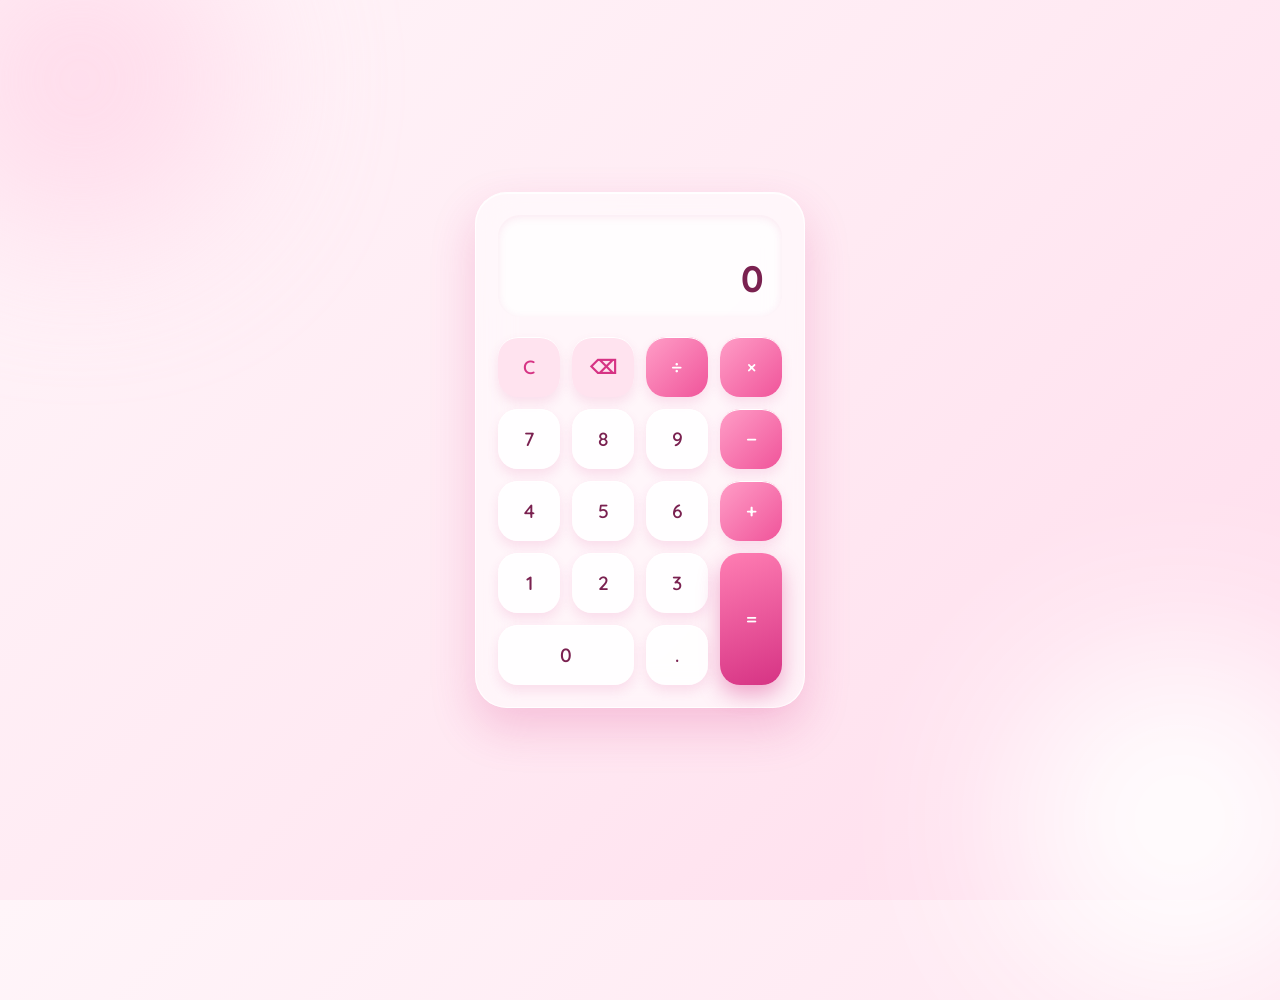
<file: WebDev-L2-Calculator/index.html>
<!DOCTYPE html>
<html lang="en">
<head>
  <meta charset="UTF-8">
  <meta name="viewport" content="width=device-width, initial-scale=1.0">
  <title>Calculator</title>
  <link rel="stylesheet" href="style.css">
  <script src="script.js" defer></script>
</head>
<body>

  <div class="calculator">
    <div class="display">
      <div id="previous"></div>
      <div id="current">0</div>
    </div>

    <div class="buttons">
      <button class="function" data-action="clear">C</button>
      <button class="function" data-action="delete">⌫</button>
      <button class="operator" data-operator="÷">÷</button>
      <button class="operator" data-operator="×">×</button>

      <button data-number="7">7</button>
      <button data-number="8">8</button>
      <button data-number="9">9</button>
      <button class="operator" data-operator="−">−</button>

      <button data-number="4">4</button>
      <button data-number="5">5</button>
      <button data-number="6">6</button>
      <button class="operator" data-operator="+">+</button>

      <button data-number="1">1</button>
      <button data-number="2">2</button>
      <button data-number="3">3</button>
      <button class="equals" data-action="equals">=</button>

      <button class="zero" data-number="0">0</button>
      <button data-number=".">.</button>
    </div>
  </div>

</body>
</html>
</file>
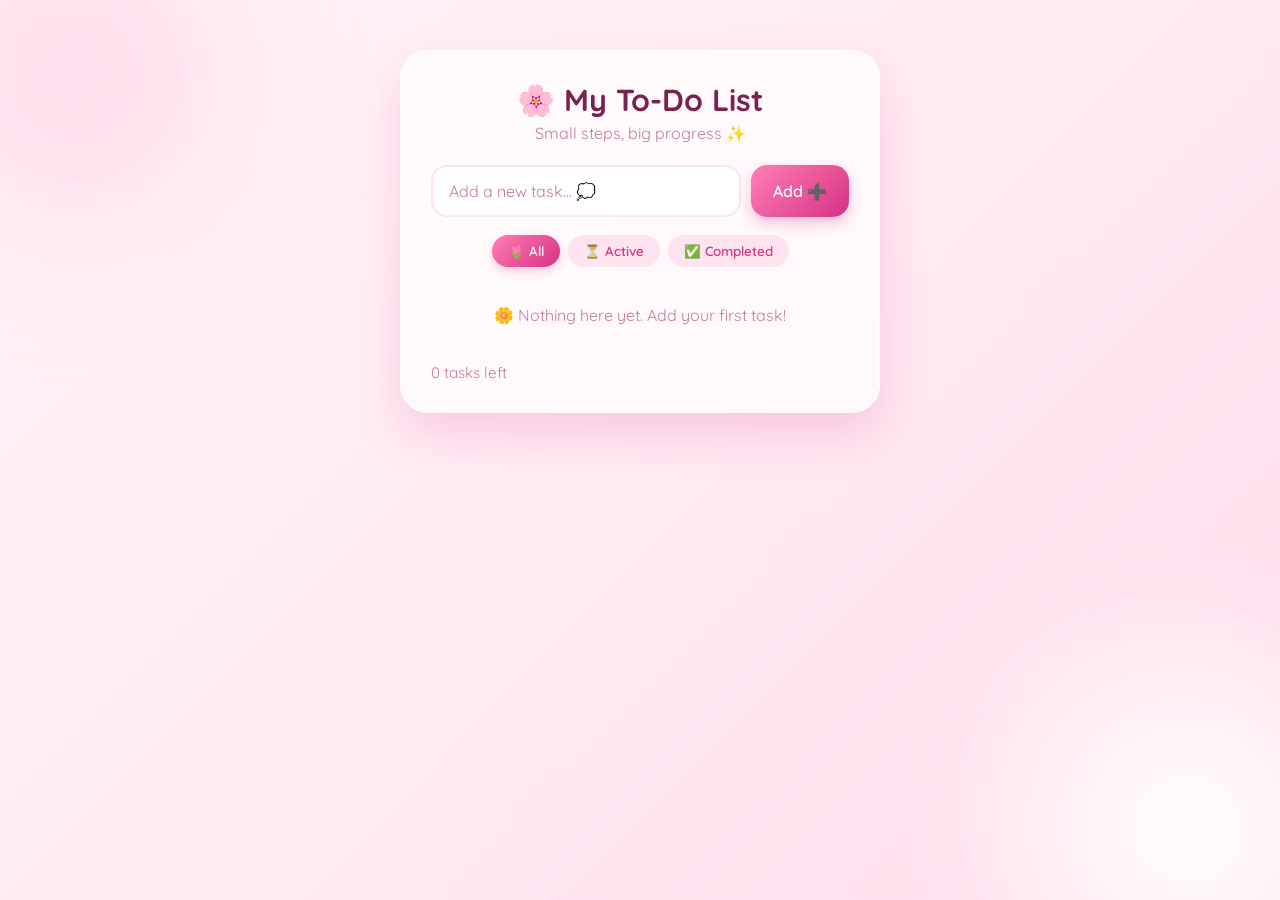
<file: WebDev-L2-TodoApp/index.html>
<!DOCTYPE html>
<html lang="en">
<head>
  <meta charset="UTF-8">
  <meta name="viewport" content="width=device-width, initial-scale=1.0">
  <title>To-Do App</title>
  <link rel="stylesheet" href="style.css">
  <script src="script.js" defer></script>
</head>
<body>

  <div class="app">
    <h1>🌸 My To-Do List</h1>
    <p class="subtitle">Small steps, big progress ✨</p>

    <form id="task-form">
      <input type="text" id="task-input" placeholder="Add a new task... 💭" autocomplete="off">
      <button type="submit">Add ➕</button>
    </form>

    <div class="filters">
      <button class="filter active" data-filter="all">🌷 All</button>
      <button class="filter" data-filter="active">⏳ Active</button>
      <button class="filter" data-filter="completed">✅ Completed</button>
    </div>

    <ul id="task-list"></ul>

    <div class="footer">
      <span id="count">0 tasks left</span>
      <button id="clear-completed">🧹 Clear completed</button>
    </div>
  </div>

</body>
</html>
</file>
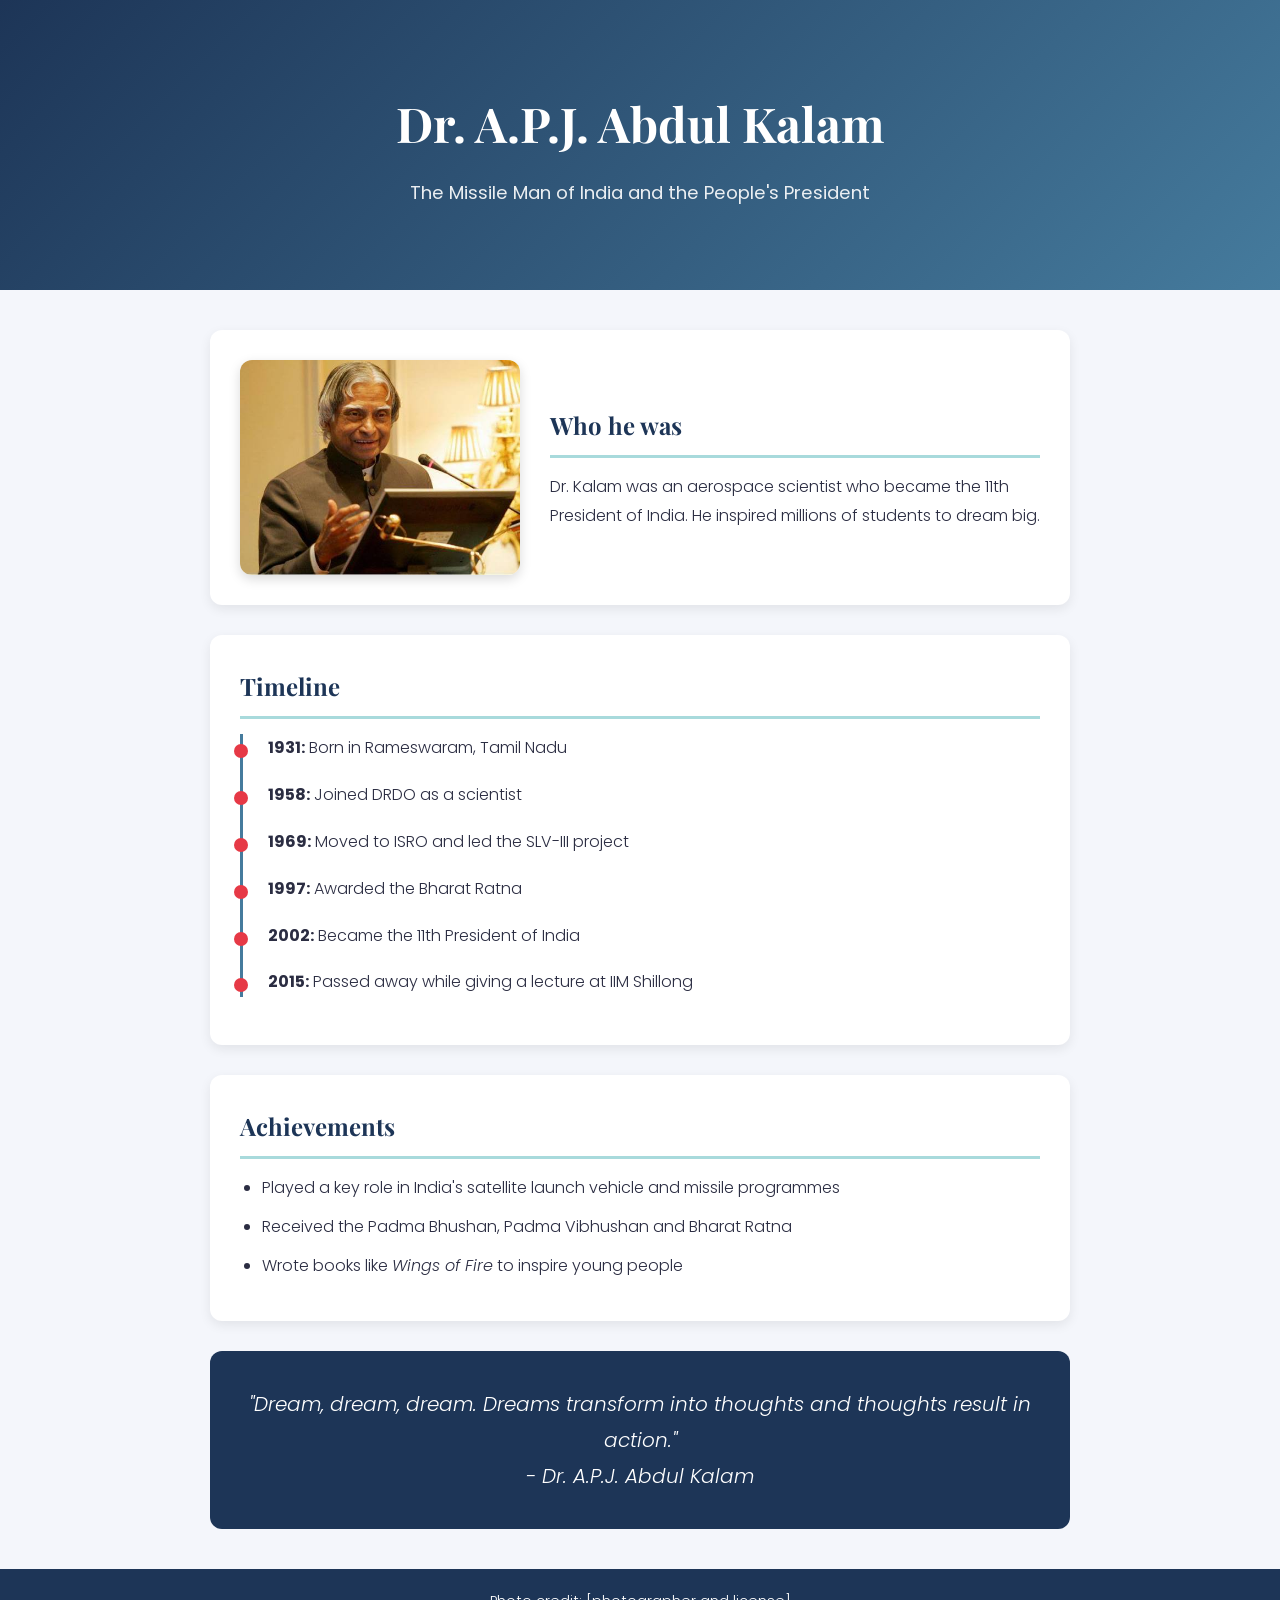
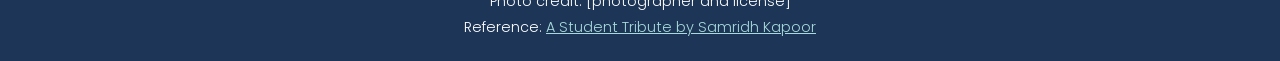
<file: WebDev-L2-TributePage/index.html>
<!DOCTYPE html>
<html lang="en">
<head>
  <meta charset="UTF-8">
  <meta name="viewport" content="width=device-width, initial-scale=1.0">
  <title>Tribute to Dr. A.P.J. Abdul Kalam</title>

  <link rel="preconnect" href="https://fonts.googleapis.com">
  <link rel="preconnect" href="https://fonts.gstatic.com" crossorigin>
  <link href="https://fonts.googleapis.com/css2?family=Playfair+Display:wght@600;700&family=Poppins:wght@300;400;500&display=swap" rel="stylesheet">

  <link rel="stylesheet" href="style.css">
  <script src="script.js" defer></script>
</head>
<body>

  <header>
    <h1>Dr. A.P.J. Abdul Kalam</h1>
    <p>The Missile Man of India and the People's President</p>
  </header>

  <main>
    <section id="intro" class="reveal">
      <img src="images/image2.jpeg" alt="Dr. A.P.J. Abdul Kalam">
      <div class="intro-text">
        <h2>Who he was</h2>
        <p>Dr. Kalam was an aerospace scientist who became the 11th President of India. He inspired millions of students to dream big.</p>
      </div>
    </section>

    <section id="timeline" class="reveal">
      <h2>Timeline</h2>
      <ul>
        <li><strong>1931:</strong> Born in Rameswaram, Tamil Nadu</li>
        <li><strong>1958:</strong> Joined DRDO as a scientist</li>
        <li><strong>1969:</strong> Moved to ISRO and led the SLV-III project</li>
        <li><strong>1997:</strong> Awarded the Bharat Ratna</li>
        <li><strong>2002:</strong> Became the 11th President of India</li>
        <li><strong>2015:</strong> Passed away while giving a lecture at IIM Shillong</li>
      </ul>
    </section>

    <section id="achievements" class="reveal">
      <h2>Achievements</h2>
      <ul>
        <li>Played a key role in India's satellite launch vehicle and missile programmes</li>
        <li>Received the Padma Bhushan, Padma Vibhushan and Bharat Ratna</li>
        <li>Wrote books like <em>Wings of Fire</em> to inspire young people</li>
      </ul>
    </section>

    <blockquote class="reveal">
      <p>"Dream, dream, dream. Dreams transform into thoughts and thoughts result in action."</p>
      - Dr. A.P.J. Abdul Kalam
    </blockquote>
  </main>

  <footer>
    <p>Photo credit: [photographer and license]</p>
    <p>Reference: <a href="https://www.monkprayogshala.in/blog/2015/7/28/apj-abdul-kalam-made-in-india-a-students-tribute" target="_blank" style="color:#a8dadc;">A Student Tribute by Samridh Kapoor</a></p>
  </footer>

</body>
</html>
</file>
<file: WebDev-L2-Calculator/style.css>
@import url("https://fonts.googleapis.com/css2?family=Quicksand:wght@500;600;700&display=swap");

:root {
  --pink-50: #fff5f9;
  --pink-100: #ffe3ef;
  --pink-200: #ffc2da;
  --pink-300: #ff9ec7;
  --pink-400: #ff7eb3;
  --pink-500: #f0549a;
  --pink-600: #d63384;
  --text-dark: #7a2150;
  --text-soft: #c27a9d;
}

* { margin: 0; padding: 0; box-sizing: border-box; }

body {
  min-height: 100vh;
  display: flex;
  justify-content: center;
  align-items: center;
  font-family: "Quicksand", "Segoe UI", sans-serif;
  background: linear-gradient(135deg, #fff5f9 0%, #ffeaf3 50%, #ffdcec 100%);
  overflow: hidden;
  position: relative;
}

/* Soft blurred blobs in the background */
body::before,
body::after {
  content: "";
  position: absolute;
  border-radius: 50%;
  filter: blur(80px);
  z-index: 0;
}
body::before {
  width: 320px;
  height: 320px;
  background: #ffcde3;
  top: -80px;
  left: -80px;
  opacity: 0.6;
}
body::after {
  width: 360px;
  height: 360px;
  background: #ffffff;
  bottom: -100px;
  right: -80px;
  opacity: 0.9;
}

/* Soft blurred blobs in the background */


/* Glass calculator card */
.calculator {
  position: relative;
  z-index: 1;
  width: 330px;
  padding: 22px;
  border-radius: 32px;
  background: rgba(255, 255, 255, 0.55);
  backdrop-filter: blur(18px);
  -webkit-backdrop-filter: blur(18px);
  border: 1.5px solid rgba(255, 255, 255, 0.85);
  box-shadow:
    0 20px 45px rgba(214, 51, 132, 0.22),
    inset 0 1px 0 rgba(255, 255, 255, 0.9);
}

/* Display */
.display {
  background: rgba(255, 255, 255, 0.7);
  border-radius: 22px;
  padding: 16px 18px;
  margin-bottom: 20px;
  text-align: right;
  min-height: 100px;
  display: flex;
  flex-direction: column;
  justify-content: flex-end;
  word-break: break-all;
  box-shadow: inset 0 2px 8px rgba(214, 51, 132, 0.1);
}

#previous {
  color: var(--text-soft);
  font-size: 1rem;
  font-weight: 500;
  min-height: 24px;
}

#current {
  color: var(--text-dark);
  font-size: 2.3rem;
  font-weight: 700;
  letter-spacing: 0.5px;
}

/* Buttons grid */
.buttons {
  display: grid;
  grid-template-columns: repeat(4, 1fr);
  gap: 12px;
}

button {
  padding: 18px 0;
  font-family: inherit;
  font-size: 1.2rem;
  font-weight: 600;
  border: none;
  border-radius: 20px;
  cursor: pointer;
  color: var(--text-dark);
  background: rgba(255, 255, 255, 0.85);
  box-shadow:
    0 6px 12px rgba(214, 51, 132, 0.12),
    inset 0 1px 0 #ffffff;
  transition: transform 0.12s ease, box-shadow 0.2s ease, filter 0.2s ease;
}

button:hover {
  transform: translateY(-2px);
  box-shadow: 0 10px 18px rgba(214, 51, 132, 0.2);
}

button:active {
  transform: translateY(1px) scale(0.96);
  box-shadow: 0 2px 6px rgba(214, 51, 132, 0.2);
}

/* Operators */
.operator {
  color: #ffffff;
  background: linear-gradient(135deg, var(--pink-300), var(--pink-500));
}

/* C and delete */
.function {
  color: var(--pink-600);
  background: var(--pink-100);
}

/* Equals */
.equals {
  color: #ffffff;
  background: linear-gradient(160deg, var(--pink-400), var(--pink-600));
  grid-row: span 2;
  box-shadow: 0 10px 22px rgba(214, 51, 132, 0.4);
}

.zero { grid-column: span 2; }

/* Small screens */
@media (max-width: 400px) {
  .calculator { width: 92%; padding: 16px; }
  #current { font-size: 2rem; }
}
</file>
<file: WebDev-L2-TodoApp/style.css>
@import url("https://fonts.googleapis.com/css2?family=Quicksand:wght@500;600;700&display=swap");

:root {
  --pink-50: #fff5f9;
  --pink-100: #ffe3ef;
  --pink-200: #ffc2da;
  --pink-300: #ff9ec7;
  --pink-400: #ff7eb3;
  --pink-500: #f0549a;
  --pink-600: #d63384;
  --text-dark: #7a2150;
  --text-soft: #c27a9d;
}

* { margin: 0; padding: 0; box-sizing: border-box; }

body {
  min-height: 100vh;
  display: flex;
  justify-content: center;
  align-items: flex-start;
  padding: 50px 15px;
  font-family: "Quicksand", "Segoe UI", sans-serif;
  background: linear-gradient(135deg, #fff5f9 0%, #ffeaf3 50%, #ffdcec 100%);
  color: var(--text-dark);
  position: relative;
  overflow-x: hidden;
}

/* Soft blurred blobs in the background */
body::before,
body::after {
  content: "";
  position: fixed;
  border-radius: 50%;
  filter: blur(80px);
  z-index: 0;
  pointer-events: none;
}
body::before {
  width: 300px;
  height: 300px;
  background: #ffcde3;
  top: -80px;
  left: -80px;
  opacity: 0.6;
}
body::after {
  width: 340px;
  height: 340px;
  background: #ffffff;
  bottom: -100px;
  right: -80px;
  opacity: 0.9;
}

/* Main card */
.app {
  position: relative;
  z-index: 1;
  width: 100%;
  max-width: 480px;
  background: rgba(255, 255, 255, 0.7);
  backdrop-filter: blur(16px);
  -webkit-backdrop-filter: blur(16px);
  border: 1.5px solid rgba(255, 255, 255, 0.9);
  border-radius: 28px;
  padding: 30px;
  box-shadow: 0 20px 45px rgba(214, 51, 132, 0.18);
}

h1 { text-align: center; font-size: 1.9rem; }
.subtitle { text-align: center; color: var(--text-soft); margin: 4px 0 22px; }

/* Shared button base */
button {
  font-family: inherit;
  font-weight: 600;
  cursor: pointer;
  border: none;
  white-space: nowrap;
  transition: transform 0.12s ease, filter 0.2s ease, background 0.2s ease;
}
button:active { transform: scale(0.96); }

/* Add task form */
#task-form { display: flex; gap: 10px; margin-bottom: 18px; }

#task-input {
  flex: 1;
  min-width: 0;
  padding: 14px 16px;
  font-family: inherit;
  font-size: 1rem;
  border: 2px solid var(--pink-100);
  border-radius: 16px;
  outline: none;
  background: #fff;
  color: var(--text-dark);
  transition: border-color 0.2s, box-shadow 0.2s;
}
#task-input::placeholder { color: var(--text-soft); }
#task-input:focus {
  border-color: var(--pink-400);
  box-shadow: 0 0 0 4px rgba(255, 126, 179, 0.18);
}

#task-form button {
  padding: 0 22px;
  border-radius: 16px;
  color: #fff;
  font-size: 1rem;
  background: linear-gradient(135deg, var(--pink-400), var(--pink-600));
  box-shadow: 0 6px 14px rgba(214, 51, 132, 0.3);
}
#task-form button:hover { filter: brightness(1.07); }

/* Filters */
.filters {
  display: flex;
  flex-wrap: wrap;
  gap: 8px;
  justify-content: center;
  margin-bottom: 18px;
}

.filter {
  padding: 8px 16px;
  border-radius: 20px;
  background: var(--pink-100);
  color: var(--pink-600);
}
.filter:hover { background: var(--pink-200); }
.filter.active {
  background: linear-gradient(135deg, var(--pink-400), var(--pink-600));
  color: #fff;
  box-shadow: 0 4px 10px rgba(214, 51, 132, 0.25);
}

/* Task list */
#task-list { list-style: none; }

.task {
  display: flex;
  align-items: center;
  gap: 12px;
  padding: 12px 14px;
  margin-bottom: 10px;
  background: #fff;
  border-radius: 16px;
  box-shadow: 0 4px 10px rgba(214, 51, 132, 0.08);
  animation: pop-in 0.25s ease;
}

@keyframes pop-in {
  from { opacity: 0; transform: translateY(8px) scale(0.97); }
  to   { opacity: 1; transform: translateY(0) scale(1); }
}

.task input[type="checkbox"] {
  width: 20px;
  height: 20px;
  accent-color: var(--pink-500);
  cursor: pointer;
  flex-shrink: 0;
}

.task .text { flex: 1; word-break: break-word; }
.task.completed .text { text-decoration: line-through; color: var(--text-soft); }

.task .edit-input {
  flex: 1;
  min-width: 0;
  padding: 6px 10px;
  font-family: inherit;
  font-size: 1rem;
  border: 2px solid var(--pink-400);
  border-radius: 10px;
  outline: none;
}

.task button {
  padding: 6px 10px;
  border-radius: 10px;
  background: var(--pink-100);
  color: var(--pink-600);
}
.task button:hover { background: var(--pink-200); }

.empty { text-align: center; color: var(--text-soft); padding: 20px 0; }

/* Footer */
.footer {
  display: flex;
  justify-content: space-between;
  align-items: center;
  gap: 10px;
  margin-top: 18px;
  color: var(--text-soft);
  font-size: 0.95rem;
}
#clear-completed { background: none; color: var(--pink-600); }
#clear-completed:hover { text-decoration: underline; }

/* Small screens */
@media (max-width: 480px) {
  body { padding: 30px 12px; }
  .app { padding: 22px 18px; }
  h1 { font-size: 1.6rem; }
}
</file>
<file: WebDev-L2-TributePage/style.css>
:root {
  --bg: #f4f6fb;
  --text: #2b2d42;
  --primary: #1d3557;
  --secondary: #457b9d;
  --accent: #e63946;
  --light: #a8dadc;
  --card: #ffffff;
}

* { margin: 0; padding: 0; box-sizing: border-box; }

body {
  font-family: "Poppins", sans-serif;
  font-weight: 300;
  background: var(--bg);
  color: var(--text);
  line-height: 1.8;
}

h1, h2 {
  font-family: "Playfair Display", serif;
}

/* Header */
header {
  background: linear-gradient(135deg, var(--primary), var(--secondary));
  color: #fff;
  text-align: center;
  padding: 80px 20px;
}
header h1 { font-size: 3rem; margin-bottom: 10px; }
header p { font-size: 1.15rem; font-weight: 400; opacity: 0.9; }

/* Layout */
main { max-width: 900px; margin: 40px auto; padding: 0 20px; }

section {
  background: var(--card);
  padding: 30px;
  margin-bottom: 30px;
  border-radius: 12px;
  box-shadow: 0 4px 12px rgba(0, 0, 0, 0.08);
}

h2 {
  color: var(--primary);
  margin-bottom: 15px;
  border-bottom: 3px solid var(--light);
  padding-bottom: 8px;
}

/* Intro: photo and text side by side */
#intro {
  display: flex;
  align-items: center;
  gap: 30px;
}
#intro img {
  width: 280px;
  max-width: 100%;
  height: auto;
  border-radius: 12px;
  box-shadow: 0 4px 12px rgba(0, 0, 0, 0.15);
}
.intro-text { flex: 1; }

/* Timeline */
#timeline ul { list-style: none; border-left: 3px solid var(--secondary); padding-left: 25px; }
#timeline li { position: relative; margin-bottom: 18px; }
#timeline li::before {
  content: "";
  position: absolute;
  left: -34px;
  top: 10px;
  width: 14px;
  height: 14px;
  background: var(--accent);
  border-radius: 50%;
}

/* Achievements */
#achievements ul { padding-left: 22px; }
#achievements li { margin-bottom: 10px; }

/* Quote */
blockquote {
  background: var(--primary);
  color: #fff;
  padding: 35px 30px;
  border-radius: 12px;
  font-size: 1.25rem;
  font-style: italic;
  text-align: center;
  margin-bottom: 30px;
}
blockquote cite {
  display: block;
  margin-top: 12px;
  font-size: 1rem;
  font-style: normal;
  color: var(--light);
}

/* Footer */
footer {
  text-align: center;
  padding: 20px;
  background: var(--primary);
  color: #fff;
  font-size: 0.9rem;
}

/* Scroll fade-in animation */
.reveal {
  opacity: 0;
  transform: translateY(40px);
  transition: opacity 0.8s ease, transform 0.8s ease;
}
.reveal.visible {
  opacity: 1;
  transform: translateY(0);
}

/* Mobile */
@media (max-width: 700px) {
  header h1 { font-size: 2rem; }
  #intro { flex-direction: column; text-align: center; }
  #intro img { width: 100%; }
  section { padding: 20px; }
  blockquote { font-size: 1.05rem; }
}
</file>
